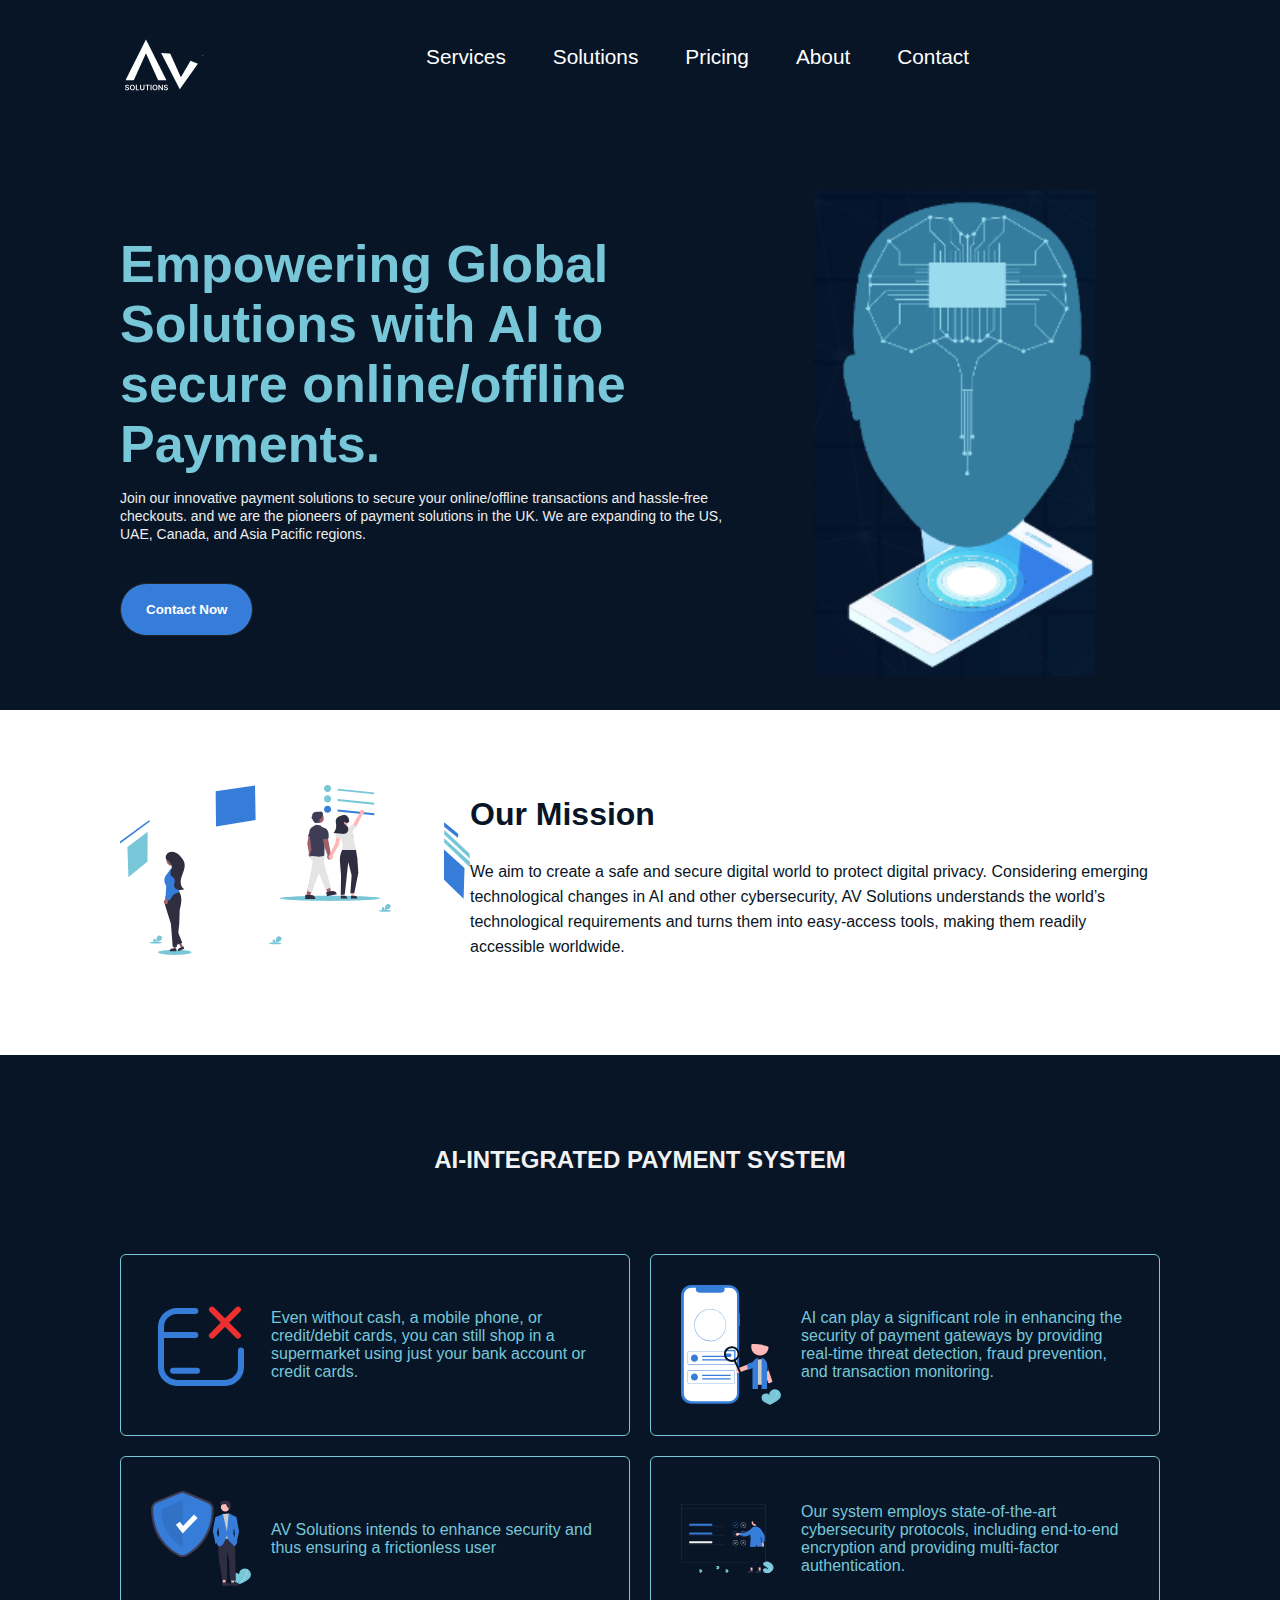
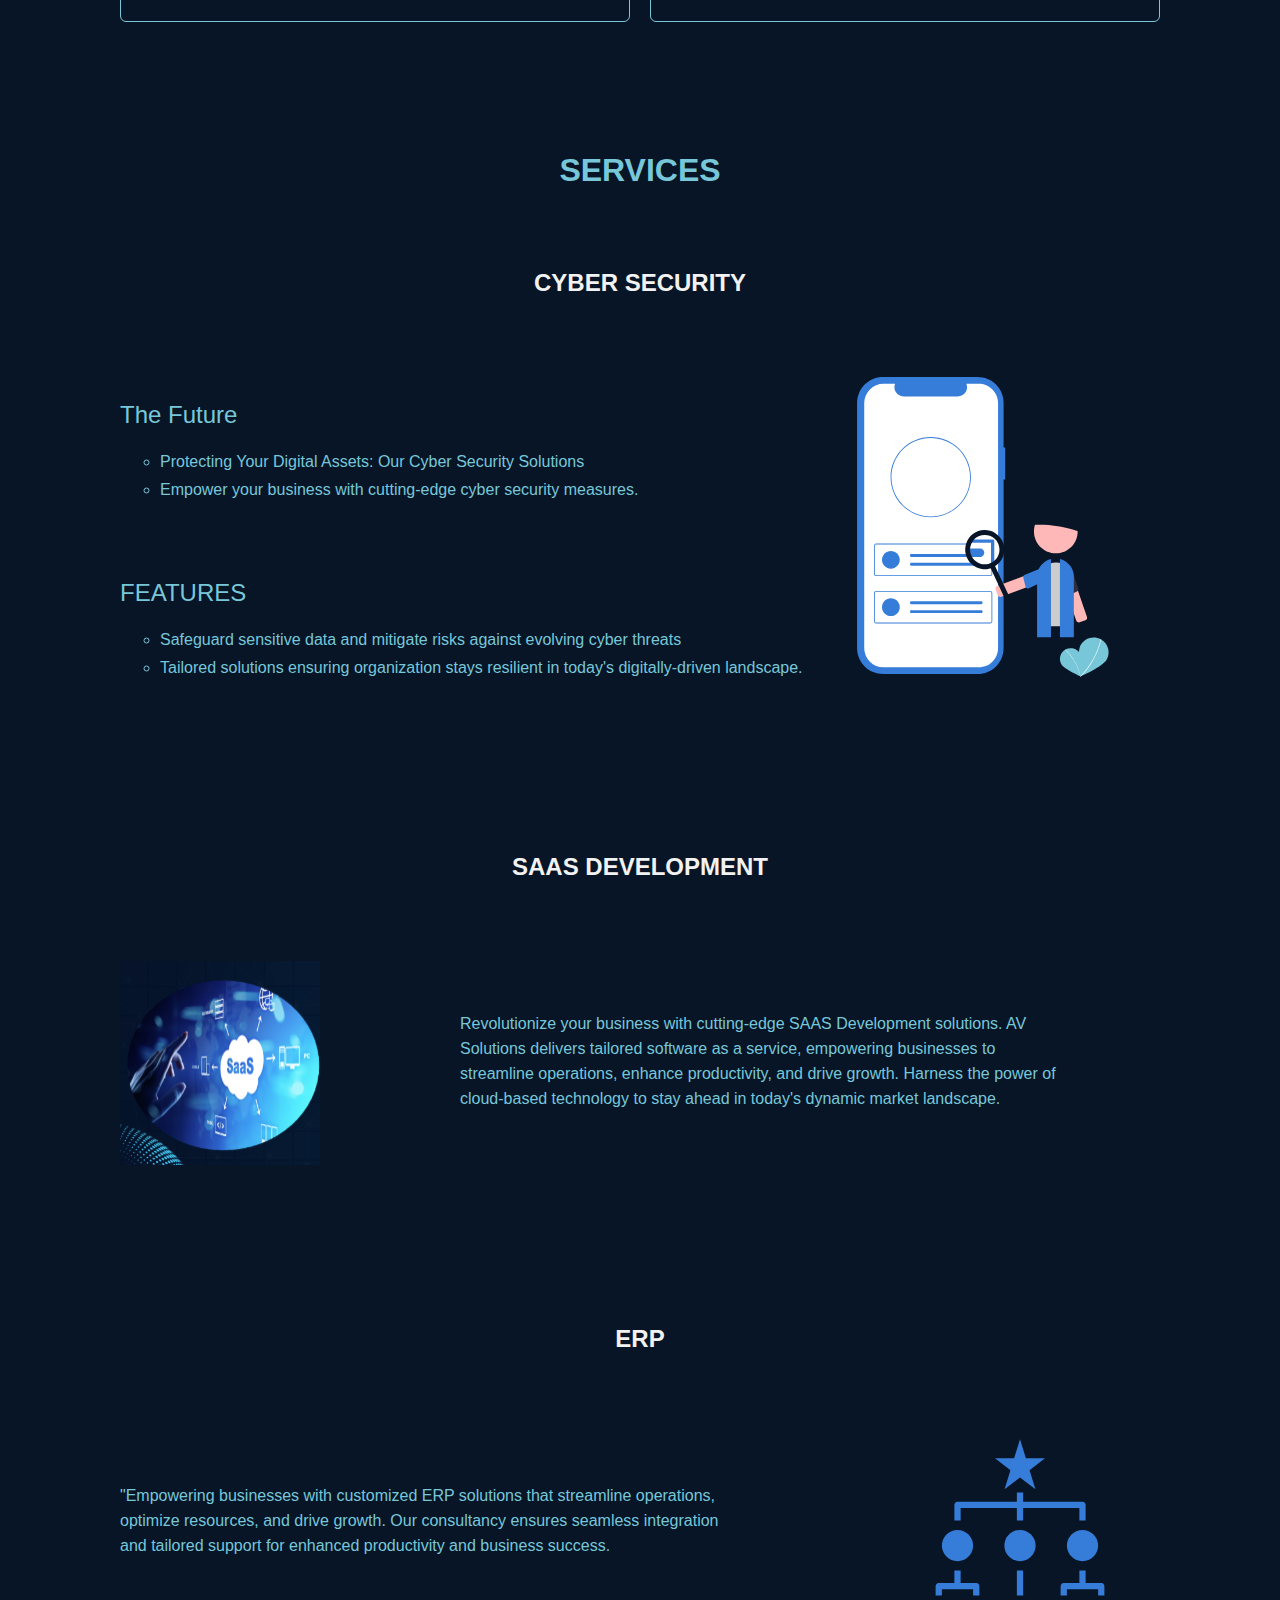
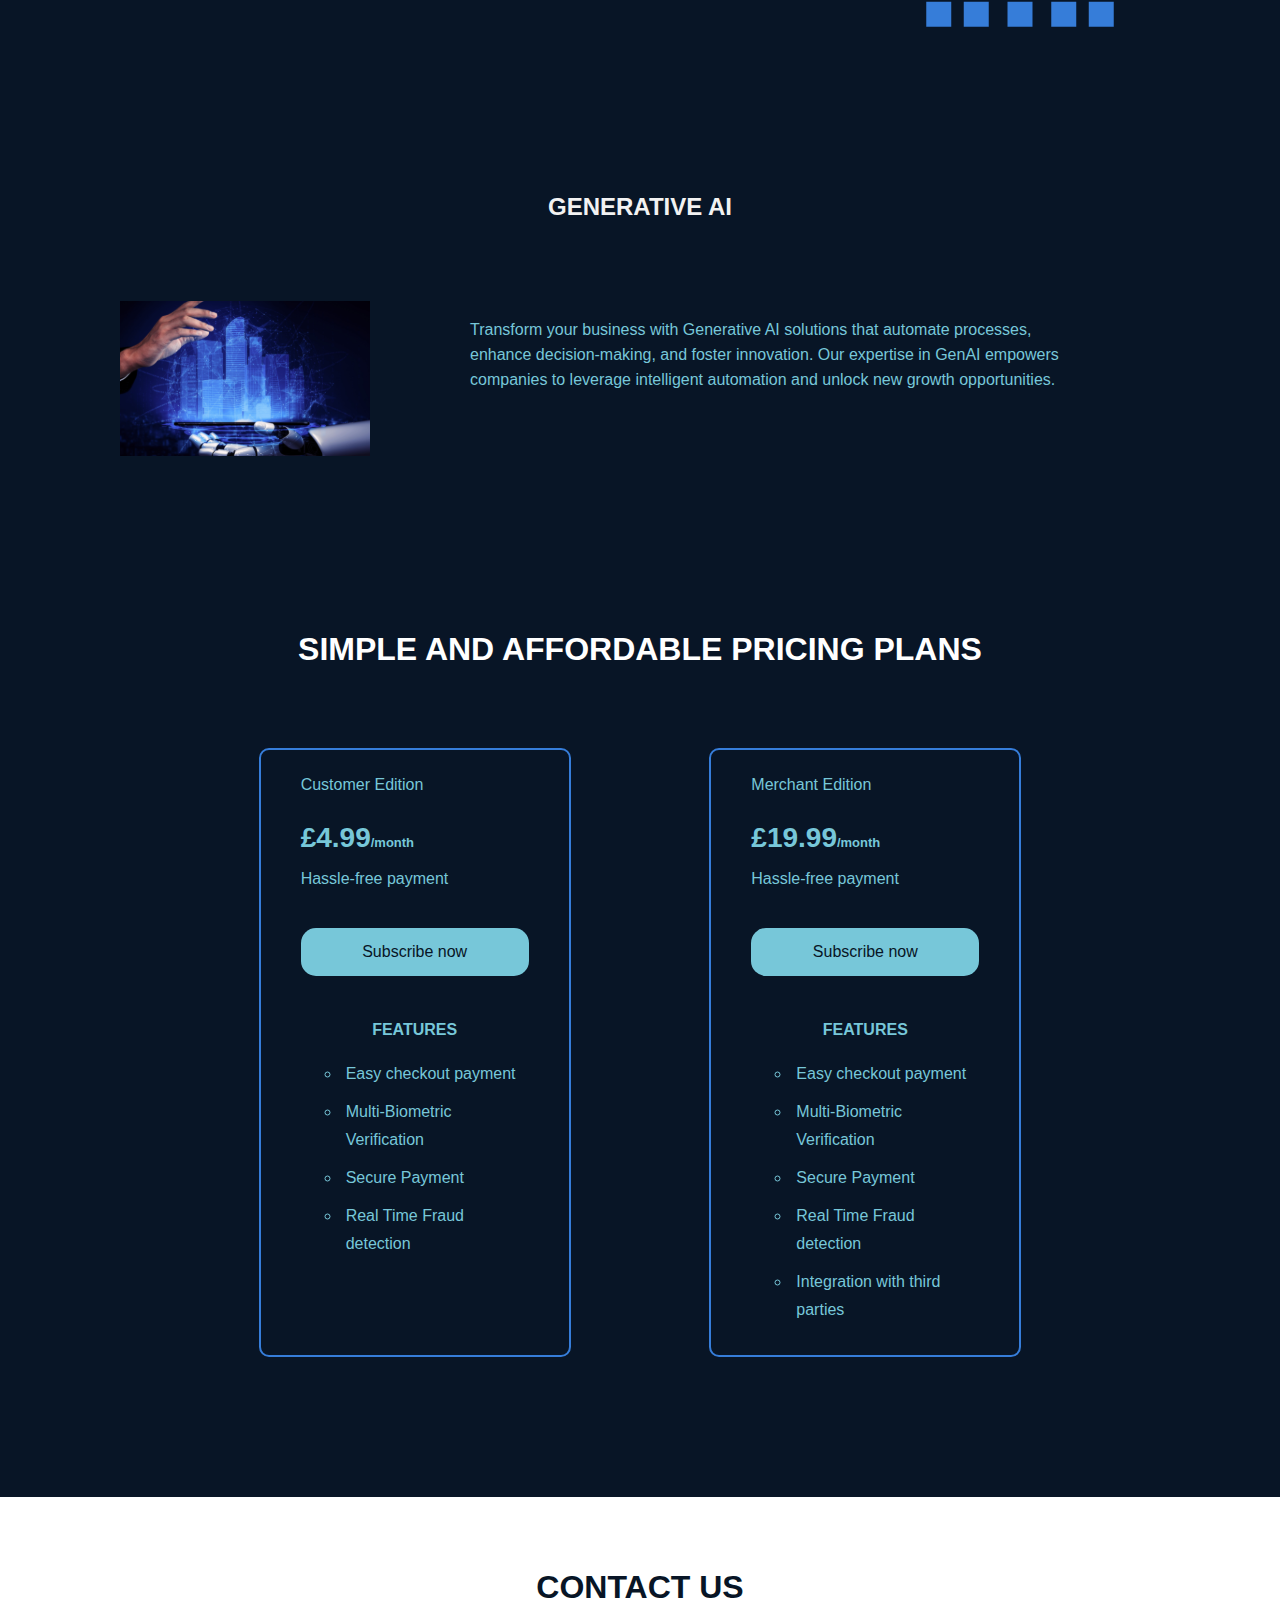
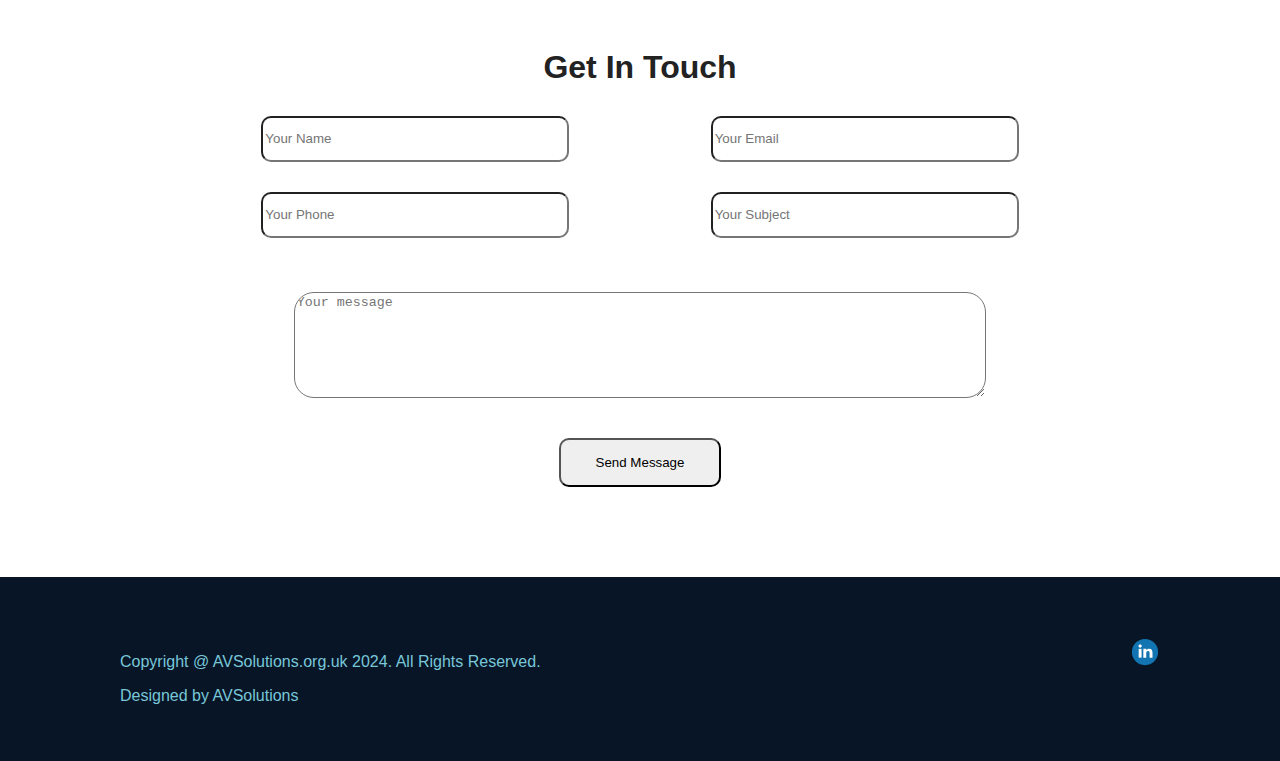
<file: index.html>
<!DOCTYPE html>
<html lang="en">
<head>
    <meta charset="UTF-8">
    <title>AVSolutions.org.uk</title>
    <link rel="stylesheet" href="index.css">
    <link rel="icon" type="image/x-icon" href="favicon.ico">
</head>
<body>
    <div>
        <header style="margin-top: 20px;" class="navigation-bar">
            <a href="/index.html">
                <img  class="nav-logo-img" src="applogo.svg" alt="AV_solution_logo">
            </a>
            <ul class="nav">
                <li class="nav-item">
                    Services
                    <div class="service-dropdown">
                        <ul class="service-list">
                            <li class="service-list-item">
                                <a href="#">IT Consulting</a>
                            </li>
                            <li class="service-list-item">
                                <a href="#erp">ERP</a>
                            </li>
                            <li class="service-list-item">
                                <a href="#genai">Gen-AI</a>
                            </li>
                            <li class="service-list-item">
                                <a href="#cyber-security">Cybersecurity</a>
                            </li>
                            <!-- <li class="service-list-item">Cloud</li> -->
                            <li class="service-list-item">
                                <a href="#saas">SaaS</a>
                            </li>
                        </ul>
                    </div>
                </li>
                <li class="nav-item">
                    Solutions
                    <div class="solution-dropdown">
                        <ul class="solution-list">
                            <li class="solution-list-item">
                                <a href="#payment-system">Fintech</a>
                            </li>
                            <!-- <li class="solution-list-item">
                                <a href="#payment-system">Payment Gateway Solutions</a>
                            </li> -->
                        </ul>
                    </div>
                </li>
                <li class="nav-item">
                    <a href="#pricing">Pricing</a>
                </li>
                <li class="nav-item">
                    <a href="#about">About</a>
                </li>
                <li class="nav-item">
                    <a href="#contact-details">Contact</a>
                </li>
            </ul>
            <div style="margin-top: 0;" class="cta-container">
                <!-- <button class="primary-cta">Book Demo</button> -->
            </div>
        </header>

        <section class="hero-section">
            <!-- <img style="position: absolute; width: 300px; height: 300px; opacity: 10%;" src="confetti1.svg"> -->
            <div class="hero-desc">
                <p class="main-heading">Empowering Global Solutions with AI to secure online/offline Payments.</p>
                <p style="color: #eee; font-size: 14px;" class="sub-heading">Join our innovative payment solutions to secure your online/offline transactions and hassle-free checkouts. and we are the pioneers of payment solutions in the UK. We are expanding to the US, UAE, Canada, and Asia Pacific regions.</p>
                <div class="cta-container">
                    <button class="primary-cta">Contact Now</button>
                    <!-- <img style="cursor:pointer; width: 50px; margin-right: 15px; margin-left: 15px;" src="play.svg" />
                    <p >Watch how it works</p> -->
                    <!-- <button class="secondary-cta">Book Your Demo</button> -->
                </div>
            </div>
            <div>
                <img style="width: 282px;" class="face-reco-image" src="consultancy_heroimage.png" alt="face-recognition">
            </div>
        </section>
        <section id="about" class="aim-section">
            <img width="350px" height="200px" src="customer.svg" />
            <div>
                <p>Our Mission</p>
                <p>We aim to create a safe and secure digital world to protect digital privacy. Considering emerging technological changes in AI and other cybersecurity, AV Solutions understands the world’s technological requirements and turns them into easy-access tools, making them readily accessible worldwide.</p>
            </div>
        </section>
        <section class="ai-payment">
            <h4 id="payment-system" class="service-subhead">AI-Integrated Payment System</h4>
            <div class="ai-pay-features">
                <div class="card-item">
                    <img width="100px" src="cardfree.svg" />
                    <p>Even without cash, a mobile phone, or credit/debit cards, you can still shop in a supermarket using just your bank account or credit cards.</p>
                </div>
                <div class="card-item">
                    <img width="100px" src="frauddetection.svg" />
                    <p>AI can play a significant role in enhancing the security of payment gateways by providing real-time threat detection, fraud prevention, and transaction monitoring.</p>
                </div>
                <div class="card-item">
                    <img width="100px" src="security.svg" />
                    <p>AV Solutions intends to enhance security and thus ensuring a frictionless user</p>
                </div>
                <div class="card-item">
                    <img width="100px" src="merchant.svg" />
                    <p>Our system employs state-of-the-art cybersecurity protocols, including end-to-end encryption and providing multi-factor authentication.</p>
                </div>
            </div>
        </section>
        <section style="padding: 10px 120px 80px;" >
            <h3 id="services" style="text-transform: uppercase; font-size: 32px; text-align: center; margin: 40px 0px 80px;">Services</h3>
            <h3 class="service-subhead">Cyber Security</h3>
            <div id="cyber-security" class="cyber-security">
                <div>
                    <p style="font-size: 24px;">The Future</p>
                    <ul style="list-style: circle;">
                        <li style="margin-bottom: 10px;">Protecting Your Digital Assets: Our Cyber Security Solutions</li>
                        <li>Empower your business with cutting-edge cyber security measures.</li>
                    </ul>

                    <p style="font-size: 24px; margin-top: 80px;">FEATURES</p>
                    <ul style="list-style: circle;">
                        <li style="margin-bottom: 10px;">Safeguard sensitive data and mitigate risks against evolving cyber threats</li>
                        <li>Tailored solutions ensuring organization stays resilient in today's digitally-driven landscape.</li>
                    </ul>
                </div>
                <img style="margin: 0 20px;" width="300px" height="300px" src="frauddetection.svg" />
            </div>
            <div id="saas" style="margin-top: 160px; margin-bottom: 80px;">
                <h3 class="service-subhead">SAAS Development</h3>
                <div style="display: grid; grid-template-columns: 0.3fr 1fr; margin-top: 60px">
                    <img width="200px" src="Saas-development.svg" />
                    <p style="margin-top: 50px; padding: 0px 100px; line-height: 25px;">Revolutionize your business with cutting-edge SAAS Development solutions. AV Solutions delivers tailored software as a service, empowering businesses to streamline operations, enhance productivity, and drive growth. Harness the power of cloud-based technology to stay ahead in today's dynamic market landscape.</p>
                </div>
            </div>
            <div id="erp" style="margin-top: 160px; margin-bottom: 80px;">
                <h3 class="service-subhead">ERP</h3>
                <div style="display: grid; grid-template-columns: 1fr 0.3fr; margin-top: 60px">
                    <p style="margin-top: 50px; padding: 0px 190px 0px 0px; line-height: 25px;">"Empowering businesses with customized ERP solutions that streamline operations, optimize resources, and drive growth. Our consultancy ensures seamless integration and tailored support for enhanced productivity and business success.</p>
                    <img width="200px" src="erp.svg" />
                </div>
            </div>
            <div id="genai" style="margin-top: 160px; margin-bottom: 80px;">
                <h3 class="service-subhead">Generative AI</h3>
                <div style="display: grid; grid-template-columns: 0.3fr 1fr; margin-top: 60px">
                    <img width="250px" src="genai.svg" />
                    <p style="padding: 0px 100px; line-height: 25px;">Transform your business with Generative AI solutions that automate processes, enhance decision-making, and foster innovation. Our expertise in GenAI empowers companies to leverage intelligent automation and unlock new growth opportunities.</p>
                </div>
            </div>
        </section>

        <section id="pricing" class="pricing-details">
            <h4 class="pricing-title">Simple and Affordable Pricing Plans</h4>
            <div class="price-card">
                <div class="price-card-items">
                    <p class="price-card-head">Customer Edition</p>
                    <p class="price-card-amount">£4.99<span>/month</span></p>
                    <p class="price-card-desc">Hassle-free payment</p>
                    <p class="price-card-btn">Subscribe now</p>
                    <div class="price-features">
                        <p class="pf-title">Features</p>
                        <ul class="pf-lists">
                            <li class="pf-list-item">Easy checkout payment</li>
                            <li class="pf-list-item">Multi-Biometric Verification</li>
                            <li class="pf-list-item">Secure Payment</li>
                            <li class="pf-list-item">Real Time Fraud detection</li>
                        </ul>
                    </div>
                </div>
                <div class="price-card-items">
                    <p class="price-card-head">Merchant Edition</p>
                    <p class="price-card-amount">£19.99<span>/month</span></p>
                    <p class="price-card-desc">Hassle-free payment</p>
                    <p class="price-card-btn">Subscribe now</p>
                    <div class="price-features">
                        <p class="pf-title">Features</p>
                        <ul class="pf-lists">
                            <li class="pf-list-item">Easy checkout payment</li>
                            <li class="pf-list-item">Multi-Biometric Verification</li>
                            <li class="pf-list-item">Secure Payment</li>
                            <li class="pf-list-item">Real Time Fraud detection</li>
                            <li class="pf-list-item">Integration with third parties</li>
                        </ul>
                    </div>
                </div>
            </div>
        </section>

        <section id="contact-details" class="contact-section">
            <h4 class="contact-title" style="text-align: center;"> Contact Us</h4>
            <h1 style="color: #222; text-align: center;">Get In Touch</h1>
            <form>
                <div style="margin-top: 30px; display: flex; justify-content: space-evenly;">
                    <input type="text" placeholder="Your Name" style="height: 40px; width: 300px; border-radius:10px;">
                    <input type="text" placeholder="Your Email" style="height: 40px; width: 300px; border-radius:10px;">
                </div>
                <div style="margin-top: 30px; display: flex; justify-content: space-evenly;">
                    <input type="number" placeholder="Your Phone" style="height: 40px; width: 300px; border-radius:10px;">
                    <input type="text" placeholder="Your Subject" style="height: 40px; width: 300px; border-radius:10px;">
                </div>
                <div style="margin-top: 30px; display: flex; justify-content: space-evenly;">
                    <textarea name="your message" placeholder="Your message" style="margin-top: 24px; border-radius: 20px; height: 100px; width: 66%;"></textarea>
                </div>
                <div style="display: flex; justify-content: center; margin-top: 40px;">
                    <button onclick="formSubmission()" style="border-radius: 10px; padding: 15px 35px;" type="submit">Send Message</button>
                </div>
            </form>
        </section>

        <footer style="display: flex; justify-content: space-between ;margin-bottom: 30px; padding: 60px 120px 10px;">
            <div>
            <p>Copyright @ AVSolutions.org.uk 2024. All Rights Reserved.</p>
            <p>Designed by AVSolutions</p>
            </div>
            <div>
                <img width="30px" src="linkedin.svg" />
            </div>
        </footer>
    </div>
</body>
</html>
</file>
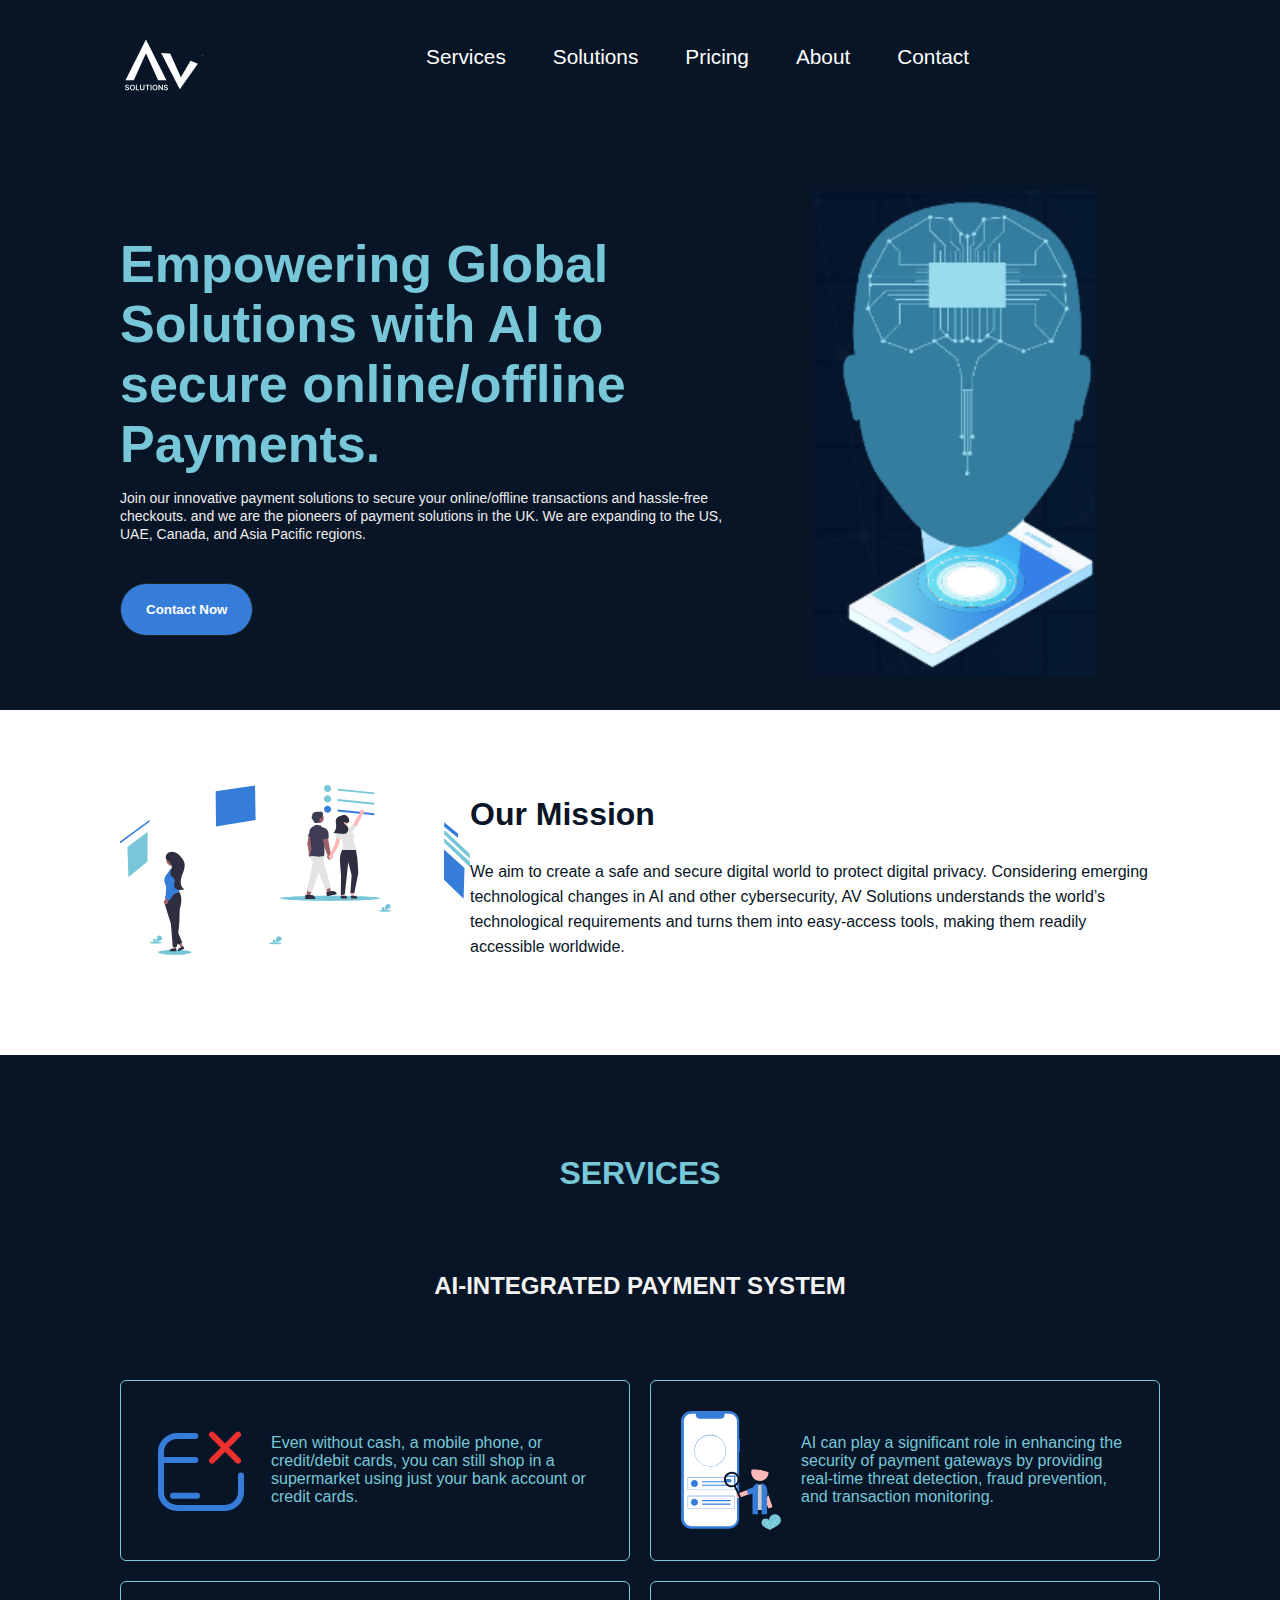
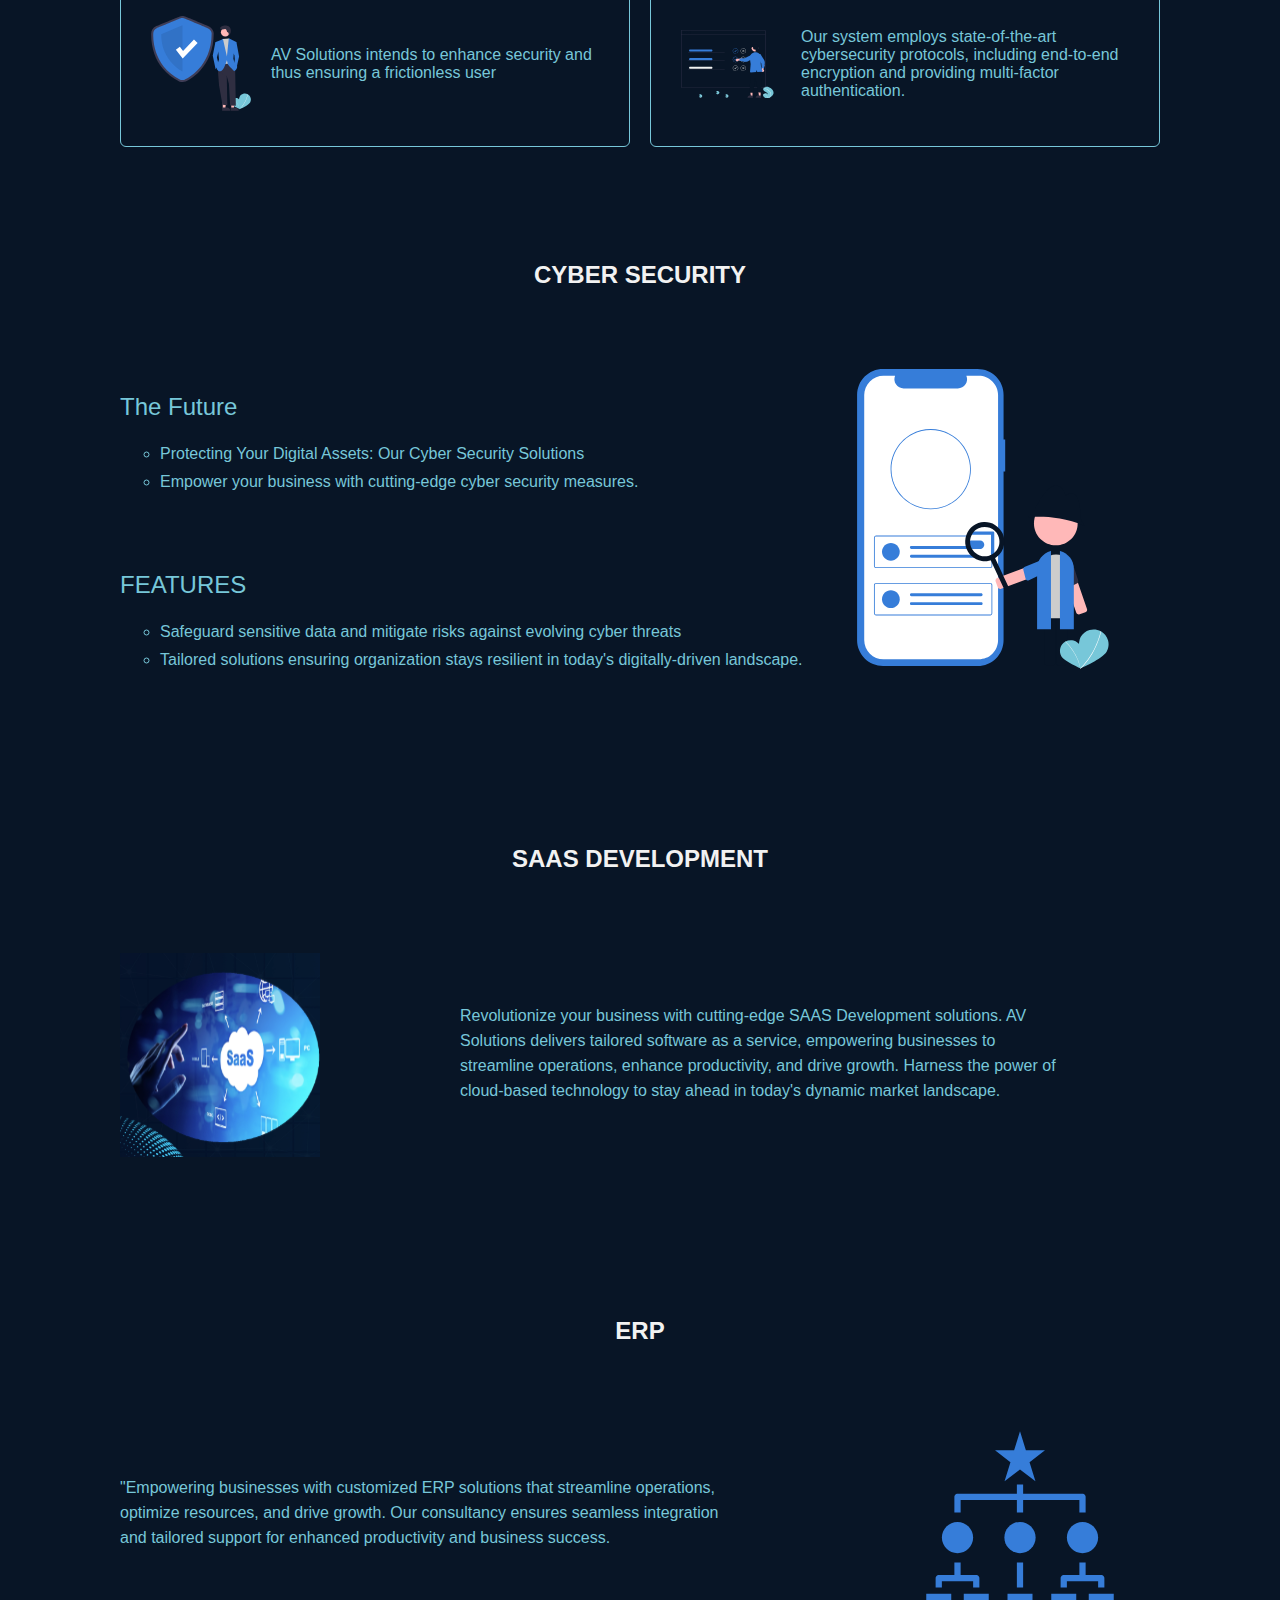
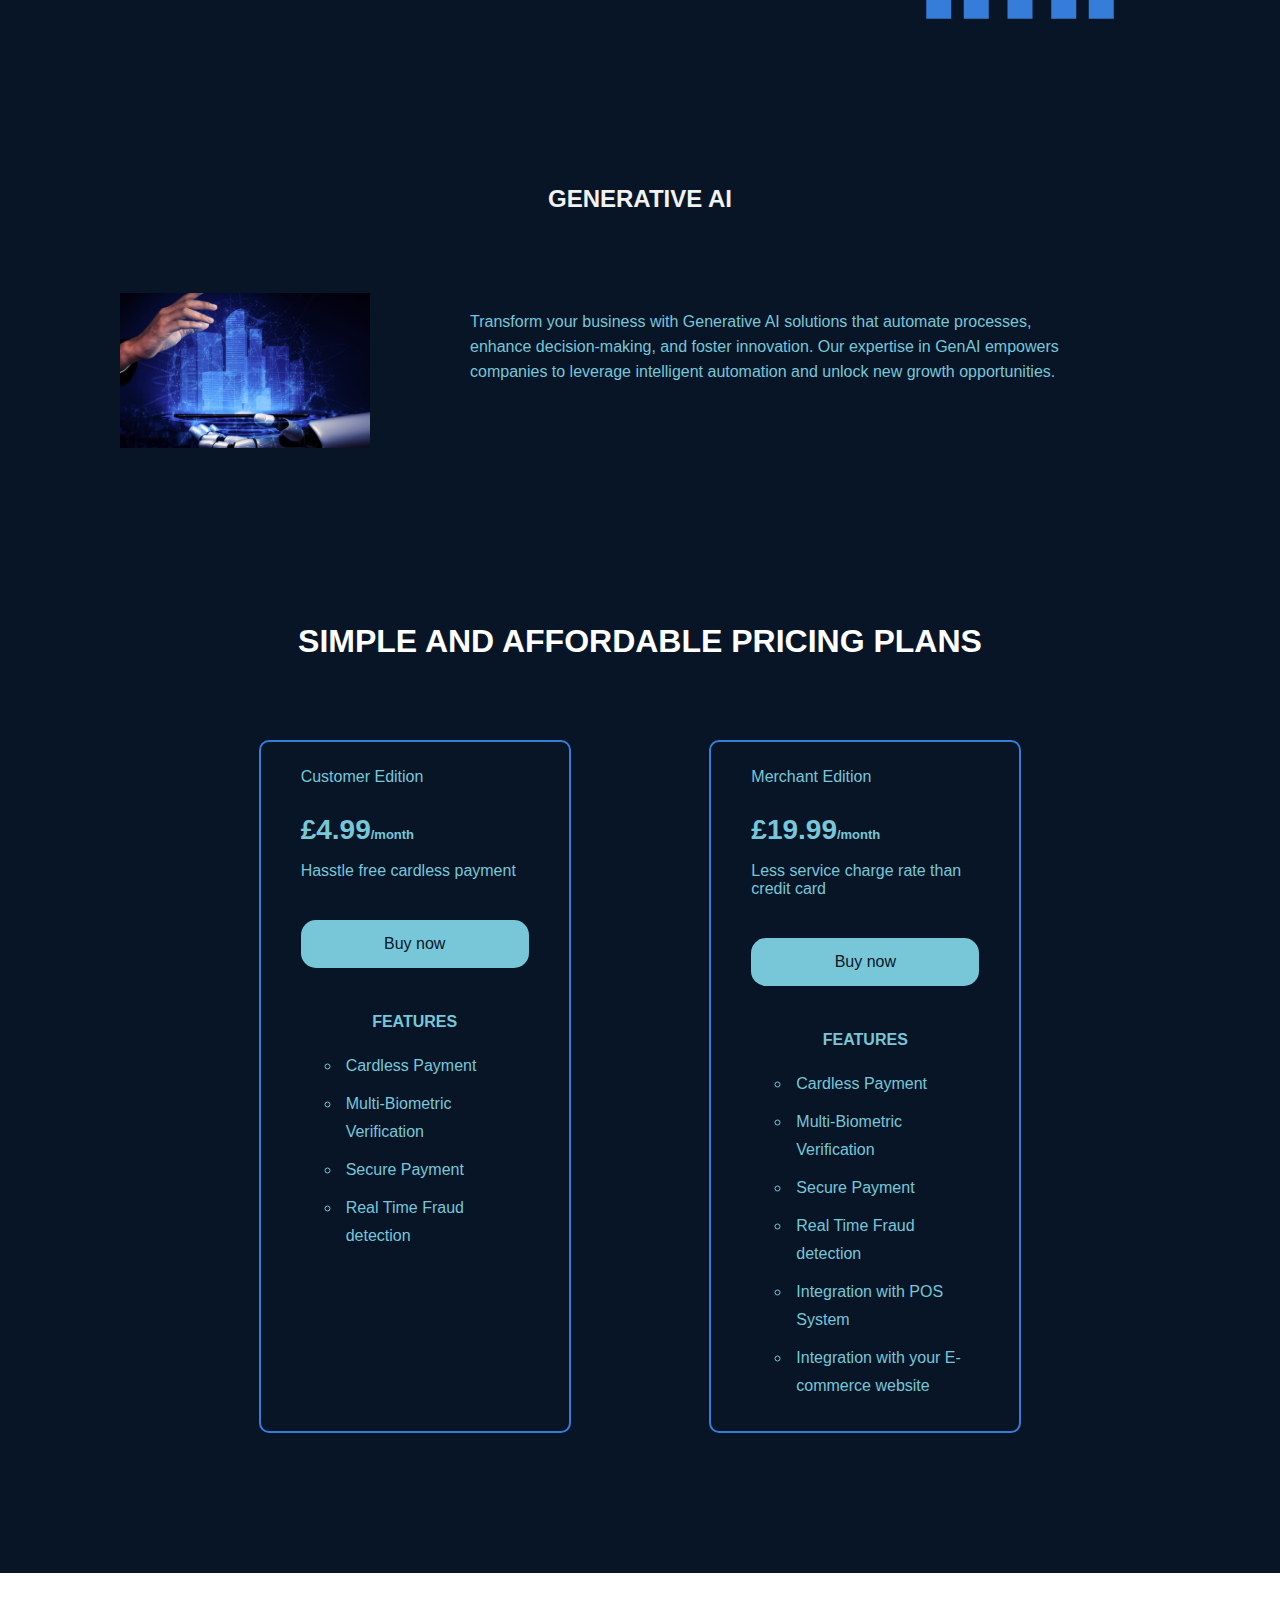
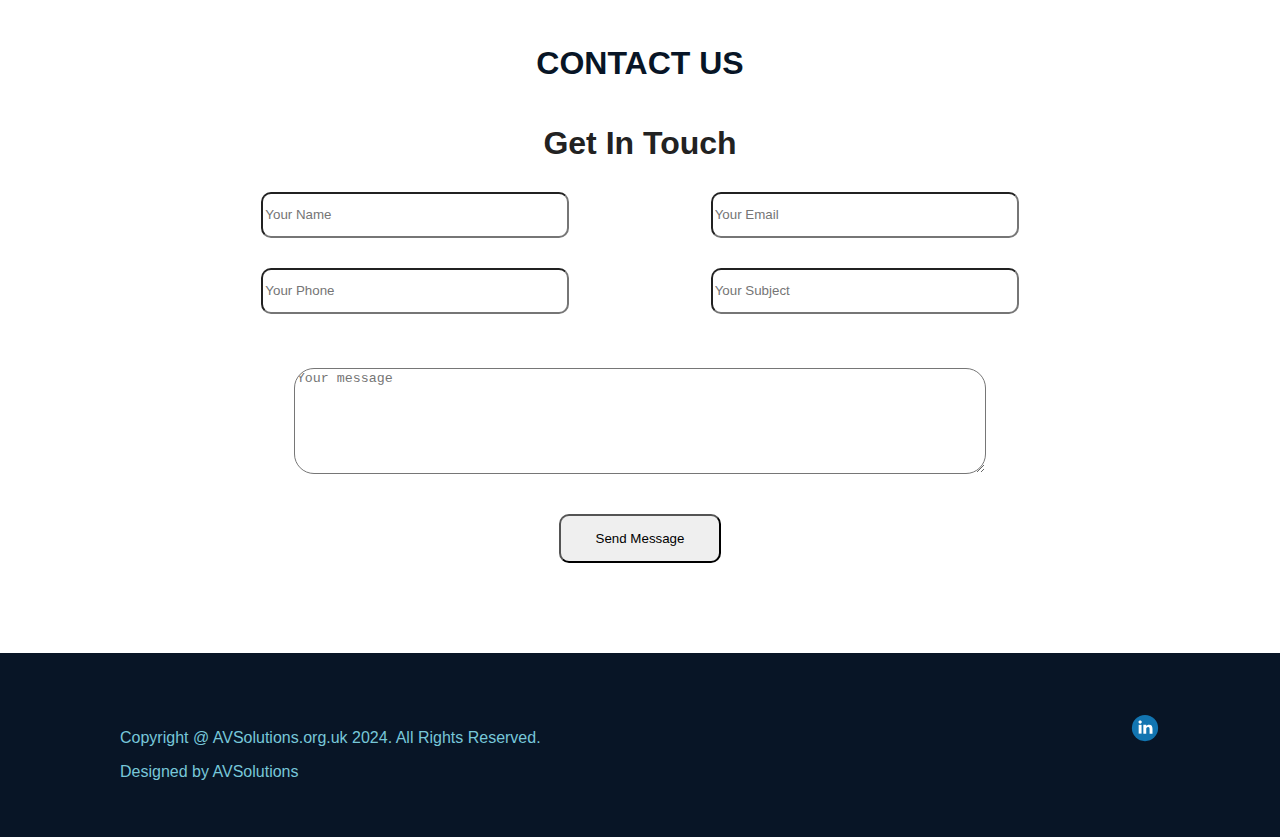
<file: services/it-consultancy.html>
<!DOCTYPE html>
<html lang="en">
<head>
    <meta charset="UTF-8">
    <title>AVSolutions.org.uk</title>
    <link rel="stylesheet" href="../index.css">
    <link rel="icon" type="image/x-icon" href="favicon.ico">
</head>
<body>
    <div>
        <header style="margin-top: 20px;" class="navigation-bar">
            <a href="/index.html">
                <img  class="nav-logo-img" src="../applogo.svg" alt="AV_solution_logo">
            </a>
            <ul class="nav">
                <li class="nav-item">
                    Services
                    <div class="service-dropdown">
                        <ul class="service-list">
                            <li class="service-list-item">
                                <a href="#services">IT Consulting</a>
                            </li>
                            <li class="service-list-item">
                                <a href="#erp">ERP</a>
                            </li>
                            <li class="service-list-item">
                                <a href="#genai">Gen-AI</a>
                            </li>
                            <li class="service-list-item">
                                <a href="#cyber-security">Cybersecurity</a>
                            </li>
                            <!-- <li class="service-list-item">Cloud</li> -->
                            <li class="service-list-item">
                                <a href="#saas">SaaS</a>
                            </li>
                        </ul>
                    </div>
                </li>
                <li class="nav-item">
                    Solutions
                    <div class="solution-dropdown">
                        <ul class="solution-list">
                            <li class="solution-list-item">Fintech</li>
                            <li class="solution-list-item">Payment Gateway Solutions</li>
                        </ul>
                    </div>
                </li>
                <li class="nav-item">
                    <a href="#pricing">Pricing</a>
                </li>
                <li class="nav-item">
                    <a href="#about">About</a>
                </li>
                <li class="nav-item">
                    <a href="#contact-details">Contact</a>
                </li>
            </ul>
            <div style="margin-top: 0;" class="cta-container">
                <!-- <button class="primary-cta">Book Demo</button> -->
            </div>
        </header>

        <section class="hero-section">
            <!-- <img style="position: absolute; width: 300px; height: 300px; opacity: 10%;" src="confetti1.svg"> -->
            <div class="hero-desc">
                <p class="main-heading">Empowering Global Solutions with AI to secure online/offline Payments.</p>
                <p style="color: #eee; font-size: 14px;" class="sub-heading">Join our innovative payment solutions to secure your online/offline transactions and hassle-free checkouts. and we are the pioneers of payment solutions in the UK. We are expanding to the US, UAE, Canada, and Asia Pacific regions.</p>
                <div class="cta-container">
                    <button class="primary-cta">Contact Now</button>
                    <!-- <img style="cursor:pointer; width: 50px; margin-right: 15px; margin-left: 15px;" src="play.svg" />
                    <p >Watch how it works</p> -->
                    <!-- <button class="secondary-cta">Book Your Demo</button> -->
                </div>
            </div>
            <div>
                <img style="width: 282px;" class="face-reco-image" src="../consultancy_heroimage.png" alt="face-recognition">
            </div>
        </section>
        <section id="about" class="aim-section">
            <img width="350px" height="200px" src="../customer.svg" />
            <div>
                <p>Our Mission</p>
                <p>We aim to create a safe and secure digital world to protect digital privacy. Considering emerging technological changes in AI and other cybersecurity, AV Solutions understands the world’s technological requirements and turns them into easy-access tools, making them readily accessible worldwide.</p>
            </div>
        </section>
        <section class="ai-payment">
            <h3 id="services" style="text-transform: uppercase; margin: 40px 0px 80px;">Services</h3>
            <h4 class="service-subhead">AI-Integrated Payment System</h4>
            <div class="ai-pay-features">
                <div class="card-item">
                    <img width="100px" src="../cardfree.svg" />
                    <p>Even without cash, a mobile phone, or credit/debit cards, you can still shop in a supermarket using just your bank account or credit cards.</p>
                </div>
                <div class="card-item">
                    <img width="100px" src="../frauddetection.svg" />
                    <p>AI can play a significant role in enhancing the security of payment gateways by providing real-time threat detection, fraud prevention, and transaction monitoring.</p>
                </div>
                <div class="card-item">
                    <img width="100px" src="../security.svg" />
                    <p>AV Solutions intends to enhance security and thus ensuring a frictionless user</p>
                </div>
                <div class="card-item">
                    <img width="100px" src="../merchant.svg" />
                    <p>Our system employs state-of-the-art cybersecurity protocols, including end-to-end encryption and providing multi-factor authentication.</p>
                </div>
            </div>
        </section>
        <section style="padding: 10px 120px 80px;" >
            <h3 class="service-subhead">Cyber Security</h3>
            <div id="cyber-security" class="cyber-security">
                <div>
                    <p style="font-size: 24px;">The Future</p>
                    <ul style="list-style: circle;">
                        <li style="margin-bottom: 10px;">Protecting Your Digital Assets: Our Cyber Security Solutions</li>
                        <li>Empower your business with cutting-edge cyber security measures.</li>
                    </ul>

                    <p style="font-size: 24px; margin-top: 80px;">FEATURES</p>
                    <ul style="list-style: circle;">
                        <li style="margin-bottom: 10px;">Safeguard sensitive data and mitigate risks against evolving cyber threats</li>
                        <li>Tailored solutions ensuring organization stays resilient in today's digitally-driven landscape.</li>
                    </ul>
                </div>
                <img style="margin: 0 20px;" width="300px" height="300px" src="../frauddetection.svg" />
            </div>
            <div id="saas" style="margin-top: 160px; margin-bottom: 80px;">
                <h3 class="service-subhead">SAAS Development</h3>
                <div style="display: grid; grid-template-columns: 0.3fr 1fr; margin-top: 60px">
                    <img width="200px" src="../Saas-development.svg" />
                    <p style="margin-top: 50px; padding: 0px 100px; line-height: 25px;">Revolutionize your business with cutting-edge SAAS Development solutions. AV Solutions delivers tailored software as a service, empowering businesses to streamline operations, enhance productivity, and drive growth. Harness the power of cloud-based technology to stay ahead in today's dynamic market landscape.</p>
                </div>
            </div>
            <div id="erp" style="margin-top: 160px; margin-bottom: 80px;">
                <h3 class="service-subhead">ERP</h3>
                <div style="display: grid; grid-template-columns: 1fr 0.3fr; margin-top: 60px">
                    <p style="margin-top: 50px; padding: 0px 190px 0px 0px; line-height: 25px;">"Empowering businesses with customized ERP solutions that streamline operations, optimize resources, and drive growth. Our consultancy ensures seamless integration and tailored support for enhanced productivity and business success.</p>
                    <img width="200px" src="../erp.svg" />
                </div>
            </div>
            <div id="genai" style="margin-top: 160px; margin-bottom: 80px;">
                <h3 class="service-subhead">Generative AI</h3>
                <div style="display: grid; grid-template-columns: 0.3fr 1fr; margin-top: 60px">
                    <img width="250px" src="../genai.svg" />
                    <p style="padding: 0px 100px; line-height: 25px;">Transform your business with Generative AI solutions that automate processes, enhance decision-making, and foster innovation. Our expertise in GenAI empowers companies to leverage intelligent automation and unlock new growth opportunities.</p>
                </div>
            </div>
        </section>

        <section id="pricing" class="pricing-details">
            <h4 class="pricing-title">Simple and Affordable Pricing Plans</h4>
            <div class="price-card">
                <div class="price-card-items">
                    <p class="price-card-head">Customer Edition</p>
                    <p class="price-card-amount">£4.99<span>/month</span></p>
                    <p class="price-card-desc">Hasstle free cardless payment</p>
                    <p class="price-card-btn">Buy now</p>
                    <div class="price-features">
                        <p class="pf-title">Features</p>
                        <ul class="pf-lists">
                            <li class="pf-list-item">Cardless Payment</li>
                            <li class="pf-list-item">Multi-Biometric Verification</li>
                            <li class="pf-list-item">Secure Payment</li>
                            <li class="pf-list-item">Real Time Fraud detection</li>
                        </ul>
                    </div>
                </div>
                <div class="price-card-items">
                    <p class="price-card-head">Merchant Edition</p>
                    <p class="price-card-amount">£19.99<span>/month</span></p>
                    <p class="price-card-desc">Less service charge rate than credit card</p>
                    <p class="price-card-btn">Buy now</p>
                    <div class="price-features">
                        <p class="pf-title">Features</p>
                        <ul class="pf-lists">
                            <li class="pf-list-item">Cardless Payment</li>
                            <li class="pf-list-item">Multi-Biometric Verification</li>
                            <li class="pf-list-item">Secure Payment</li>
                            <li class="pf-list-item">Real Time Fraud detection</li>
                            <li class="pf-list-item">Integration with POS System</li>
                            <li class="pf-list-item">Integration with your E-commerce website</li>
                        </ul>
                    </div>
                </div>
            </div>
        </section>

        <section id="contact-details" class="contact-section">
            <h4 class="contact-title" style="text-align: center;"> Contact Us</h4>
            <h1 style="color: #222; text-align: center;">Get In Touch</h1>
            <form>
                <div style="margin-top: 30px; display: flex; justify-content: space-evenly;">
                    <input type="text" placeholder="Your Name" style="height: 40px; width: 300px; border-radius:10px;">
                    <input type="text" placeholder="Your Email" style="height: 40px; width: 300px; border-radius:10px;">
                </div>
                <div style="margin-top: 30px; display: flex; justify-content: space-evenly;">
                    <input type="number" placeholder="Your Phone" style="height: 40px; width: 300px; border-radius:10px;">
                    <input type="text" placeholder="Your Subject" style="height: 40px; width: 300px; border-radius:10px;">
                </div>
                <div style="margin-top: 30px; display: flex; justify-content: space-evenly;">
                    <textarea name="your message" placeholder="Your message" style="margin-top: 24px; border-radius: 20px; height: 100px; width: 66%;"></textarea>
                </div>
                <div style="display: flex; justify-content: center; margin-top: 40px;">
                    <button onclick="formSubmission()" style="border-radius: 10px; padding: 15px 35px;" type="submit">Send Message</button>
                </div>
            </form>
        </section>

        <footer style="display: flex; justify-content: space-between ;margin-bottom: 30px; padding: 60px 120px 10px;">
            <div>
            <p>Copyright @ AVSolutions.org.uk 2024. All Rights Reserved.</p>
            <p>Designed by AVSolutions</p>
            </div>
            <div>
                <img width="30px" src="../linkedin.svg" />
            </div>
        </footer>
    </div>
</body>
</html>
</file>
<file: index.css>
body {
    color: #77C7D9;
    background-color: #081526; 
    font-family: Arial, Helvetica, sans-serif;
    margin: 0;
}
div {
    padding: 0;
    margin: 0;
}
.navigation-bar {
    background-color: #081526;
    display: flex;
    justify-content: space-between;
    align-items: center;
    margin-bottom: 40px;
    padding: 0;
    padding: 0 120px;
}
.nav-logo-img {
    /* width: 154px;
    height: 70px; */
    width: 90px;
    height: 60px;
    padding-top: 16px;
}
.nav {
    list-style: none;
    display: flex;
    font-size: 16px;
}
.nav .nav-item {
    padding: 8px 16px;
    color: #fff;
    height: 30px;
    margin-right: 15px;
    text-align: center;
    font-size: 1.3em;
    cursor: pointer;
    /* border-radius: 10px; */

}
.nav-item a {
    text-decoration: none;
    color: #fff;
}
.navigation-bar .nav .nav-item:nth-child(1):hover .service-dropdown {
    display: block;
}
.navigation-bar .nav .nav-item:nth-child(2):hover .solution-dropdown {
    display: block;
}
.service-dropdown {
    height: 210px !important;
    width: 250px !important;
}
.service-dropdown, .solution-dropdown {
    position: absolute;
    font-size: 16px;
    margin-top: 10px;
    width: 250px;
    height: 60px;
    border: 1px solid #eee;
    background: #fff;
    border-radius: 6px;
    display: none;
}
.service-dropdown:hover, .solution-dropdown:hover {
    display: block;
}

.service-list, .solution-list {
    list-style: none;
    padding: 0;
    padding-top: 10px;    
}
.service-list-item a, .solution-list-item a {
    text-decoration: none;
    color: #081526;
}
.service-list-item a:hover, .solution-list-item a:hover {
    text-decoration: none;
    color: #367DD9;
}
.service-list .service-list-item, .solution-list .solution-list-item {
    color: #081526;
    text-align: left;
    border-radius: 6px;
    padding: 8px;
    padding-left: 30px;
}
.service-list .service-list-item:hover, .solution-list .solution-list-item:hover  {
    display: block;
    /* background-color: #367DD9; */
    color: #367DD9;
}

/* Hero section */
.hero-section {
    padding: 30px 120px;
    margin-top: 60px;
    display: grid;
    grid-template-columns: 1fr 0.5fr;
    align-items: center;
    justify-content: space-between;
}
.hero-desc {
    /* padding: 10px 30px; */
    padding-right: 60px;
}
.cta-container {
    display: flex;
    margin-top: 40px;
}
.primary-cta {
    margin-right: 15px;

}
.cta-container button {
    padding: 18px 25px;
    border-radius: 30px;
    background: #367DD9;
    color: #fff;
    font-weight: bold;
    border: 1px solid rgb(31, 36, 33);
    cursor: pointer;
}
/* .cta-container:hover button {
    background-color: #46788C;
    color: #fff;
    transition: .3s ease-in-out;
} */

.main-heading {
    font-size: 52px;
    margin-top: 0;
    margin-bottom: 15px;
    /* text-align: center; */
    font-weight: bold;
}
.sub-heading {
    color: #F2F2F2;
    line-height: 18px;
    /* text-align: center; */
}
.hero-button {
    padding: 10px 35px;
    border-radius: 15px;
    border: 1px solid rgb(31, 36, 33);
    background-color: rgb(66,101,43);
    color: #fff;
    cursor: pointer;
    width: 142px;
    transition: transform 0.1s ease;
}
.hero-button:hover {
    transform: scale(1.1);
}
.face-reco-image {
    /* width: 100%; */
    /* height: 425px; */
}

/* card */
.card-title {
  color: #333;
  font-weight: bold;
}
.card-desc {
    color: #222;
}
.feature-card-section {
    padding: 40px 120px;
    background-color: #fff;
}
.feature-title {
    color: #081526;
    text-align: center;
    margin-bottom: 40px;
    font-size: 32px;
    font-weight: bold;
    text-transform: uppercase;
    padding-bottom: 20px;
    position: relative;
}
.feature-title::after {
    content: '';
    position: absolute;
    display: block;
    width: 175px;
    height: 3px;
    background: #367DD9;
    bottom: 0;
    left: calc(50% - 85px);
}
.card {
    width: 24em;
    height: 300px;
    padding: 30px 0px;
    margin-bottom: 25px;
    border-radius: 20px;
}
.fade-slide-left {
    -webkit-animation: fade-slide-left 0.5s cubic-bezier(0.250, 0.460, 0.450, 0.940) both;
    animation: fade-slide-left 0.5s cubic-bezier(0.250, 0.460, 0.450, 0.940) both;
}

.fade-slide-right {
    -webkit-animation: fade-slide-right 0.5s cubic-bezier(0.250, 0.460, 0.450, 0.940) both;
    animation: fade-slide-right 0.5s cubic-bezier(0.250, 0.460, 0.450, 0.940) both;
}

@-webkit-keyframes fade-slide-left {
    0% {
        -webkit-transform: translateX(-100px);
        transform: translateX(-100px);
        opacity: 0;
    }
    100% {
        -webkit-transform: translateX(0);
        transform: translateX(0);
        opacity: 1;
    }
}

@keyframes fade-slide-left {
    0% {
        -webkit-transform: translateX(-100px);
        transform: translateX(-100px);
        opacity: 0;
    }
    100% {
        -webkit-transform: translateX(0);
        transform: translateX(0);
        opacity: 1;
    }
}

@-webkit-keyframes fade-slide-right {
    0% {
        -webkit-transform: translateX(100px);
        transform: translateX(100px);
        opacity: 0;
    }
    100% {
        -webkit-transform: translateX(0);
        transform: translateX(0);
        opacity: 1;
    }
}

@keyframes fade-slide-right {
    0% {
        -webkit-transform: translateX(100px);
        transform: translateX(100px);
        opacity: 0;
    }
    100% {
        -webkit-transform: translateX(0);
        transform: translateX(0);
        opacity: 1;
    }
}
  
.card-image {
    width: 300px;
    height: 225px;
    border-radius: 20px;
}
.card-right {
    position: relative;
    left: 50%;
}
.how-it-works {
    padding: 0 80px;
}

.yuse-card {
    border: 1px solid;
    padding: 20px;
    border-radius: 10px;
    cursor: pointer;
}
.yuse-card:hover {
    background-color: #fff;
    border-left: 5px solid rgba(244, 240, 5, 0.87);
    color: rgb(31, 36, 33);
    transition: .3s ease-in;
}

.expert-image {
    width: 300px;
    height: 300px;
    border-radius: 50%;
}
.linkedin-image {
    opacity: 0%;
}
.expert-image-section:hover .expert-image {
    opacity: 20%;
    transition: .9s ease-in-out;
}
.expert-image-section:hover .linkedin-image {
    opacity: 100%;
    transition: .9s ease-in-out;
}
.linkedin-image {
    position: relative;
    width: 30px;
    height: 30px;
    border-radius: 10px;
    background-color: #fff;
    border: 1px solid;
    top: -62px;
    left: 140px;
}

/* footer */
.footer-section {
    padding: 0 80px;
    margin-top: 130px;
    display: flex;
    align-items: start;
    justify-content: space-between;

}
.footer-head-title {
    font-weight: bold;
    font-size: 20px;
}

.contact-section {
    padding: 30px 120px 90px;
    background-color: #fff;
}
.contact-title {
    color: #081526;
    font-size: 32px;
    text-transform: uppercase;
}


/* consultancy */
.aim-section {
    padding: 60px 120px 80px;
    background-color: #fff;
    display: grid;
    grid-template-columns: 0.5fr 1fr;
}
.aim-section p {
    color: #081526;
    line-height: 25px;
}
.aim-section p:nth-child(1) {
    font-size: 32px;
    font-weight: bold;
}
.ai-payment {
    padding: 60px 120px 80px;
    /* background-color: #ccd; */
}
.ai-payment h3 {
    margin-top: 0;
    font-size: 32px;
    /* color: #367DD9; */
    text-align: center;
    margin-bottom: 50px;
}
.ai-pay-features {
    display: grid;
    gap: 20px;
    grid-template-columns: 0.5fr 0.5fr;
}
.ai-pay-features .card-item {
    border: 1px solid #77C7D9;
    border-radius: 6px;
    padding: 30px;
    display: flex;
    align-items: center;
}
.card-item p {
    margin-left: 20px;
}

.cyber-security {
    display: grid;
    grid-template-columns: 1fr .5fr;
}

.service-subhead {
    font-size: 24px;
    text-transform: uppercase;
    text-align: center;
    color: #F2F2F2;
    margin-bottom: 80px;
}

/* pricing */
.pricing-details {
    /* background-color: #ccc;
    color: #081526; */
    padding: 0px 120px 140px;

}
.pricing-title {
    color: #fff;
    margin-top: 15px;
    margin-bottom: 80px;
    font-size: 32px;
    text-transform: uppercase;
    text-align: center;
}
.price-card {
    display: grid;
    grid-template-columns: .3fr .3fr;
    justify-content: space-evenly;
}
.price-card .price-card-items {
    border: 2px solid #367DD9;
    border-radius: 10px;
    padding: 10px 40px;
}
.price-card-items .price-card-amount {
    font-size: 28px;
    font-weight: bold;
    margin-bottom: 0px;
}
.price-card-amount span {
    margin: 0;
    font-size: 13px
}
.price-card-desc {
    margin-bottom: 40px;
}
.price-card-btn {
    padding: 15px;
    border-radius: 15px;
    color: #081526;
    text-align: center;
    cursor: pointer;
    background-color: #77C7D9;
}

.price-features {
    margin-top: 45px;
}
.pf-title {
    text-align: center;
    font-weight: bold;
    text-transform: uppercase;
}
.pf-lists {
    list-style:circle
}
.pf-lists .pf-list-item {
    padding: 5px;
    line-height: 28px;
}
</file>
